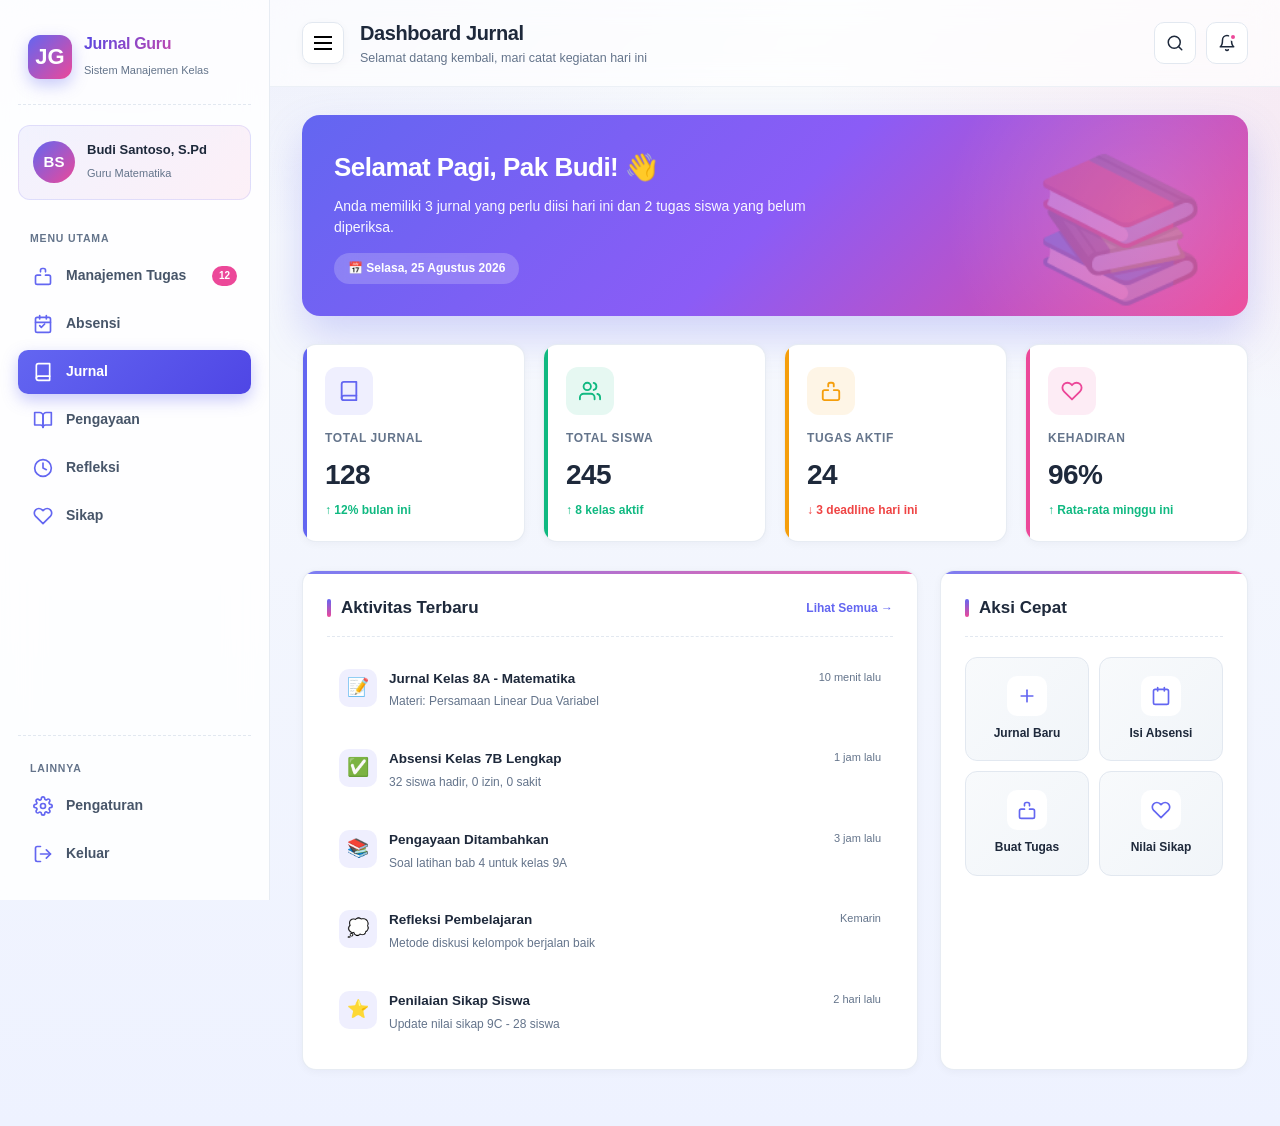
<file: index.html>
<!DOCTYPE html>
<html lang="id">
<head>
<meta charset="UTF-8">
<meta name="viewport" content="width=device-width, initial-scale=1.0">
<title>Dashboard Jurnal Guru</title>
<style>
* {
    margin: 0;
    padding: 0;
    box-sizing: border-box;
}

:root {
    --primary: #6366f1;
    --primary-dark: #4f46e5;
    --primary-light: #818cf8;
    --accent: #ec4899;
    --success: #10b981;
    --warning: #f59e0b;
    --danger: #ef4444;
    --text: #1e293b;
    --text-muted: #64748b;
    --bg: #f1f5f9;
    --border: #e2e8f0;
    --radius: 14px;
    --shadow-sm: 0 2px 8px rgba(15, 23, 42, 0.04);
    --shadow-md: 0 8px 24px rgba(15, 23, 42, 0.08);
    --shadow-lg: 0 20px 40px rgba(15, 23, 42, 0.12);
    --transition: all 0.3s cubic-bezier(0.4, 0, 0.2, 1);
    --sidebar-width: 270px;
}

body {
    font-family: 'Inter', 'Segoe UI', Arial, Helvetica, sans-serif;
    background:
        radial-gradient(1200px 600px at 10% -10%, rgba(99, 102, 241, 0.12), transparent 60%),
        radial-gradient(1000px 500px at 110% 10%, rgba(236, 72, 153, 0.10), transparent 60%),
        linear-gradient(180deg, #f8fafc 0%, #eef2ff 100%);
    color: var(--text);
    min-height: 100vh;
    -webkit-font-smoothing: antialiased;
    line-height: 1.55;
}

::selection {
    background: var(--primary);
    color: #fff;
}

/* ============ LAYOUT ============ */
.layout {
    display: flex;
    min-height: 100vh;
}

/* ============ SIDEBAR ============ */
.sidebar {
    width: var(--sidebar-width);
    background: rgba(255, 255, 255, 0.85);
    backdrop-filter: blur(20px);
    -webkit-backdrop-filter: blur(20px);
    border-right: 1px solid rgba(226, 232, 240, 0.8);
    padding: 24px 18px;
    position: fixed;
    top: 0;
    left: 0;
    height: 100vh;
    overflow-y: auto;
    z-index: 100;
    transition: var(--transition);
    display: flex;
    flex-direction: column;
}

.sidebar-header {
    display: flex;
    align-items: center;
    gap: 12px;
    padding: 8px 10px 22px;
    border-bottom: 1px dashed var(--border);
    margin-bottom: 20px;
}

.sidebar-logo {
    width: 44px;
    height: 44px;
    border-radius: 12px;
    background: linear-gradient(135deg, var(--primary) 0%, var(--accent) 100%);
    display: flex;
    align-items: center;
    justify-content: center;
    color: white;
    font-size: 22px;
    font-weight: 800;
    box-shadow: 0 6px 16px rgba(99, 102, 241, 0.35);
    flex-shrink: 0;
}

.sidebar-brand h3 {
    font-size: 16px;
    font-weight: 800;
    background: linear-gradient(135deg, #4f46e5 0%, #ec4899 100%);
    -webkit-background-clip: text;
    background-clip: text;
    -webkit-text-fill-color: transparent;
    letter-spacing: -0.02em;
}

.sidebar-brand span {
    font-size: 11px;
    color: var(--text-muted);
    font-weight: 500;
}

/* User Card */
.user-card {
    background: linear-gradient(135deg, rgba(99, 102, 241, 0.08) 0%, rgba(236, 72, 153, 0.08) 100%);
    border: 1px solid rgba(99, 102, 241, 0.15);
    border-radius: 12px;
    padding: 14px;
    margin-bottom: 22px;
    display: flex;
    align-items: center;
    gap: 12px;
}

.user-avatar {
    width: 42px;
    height: 42px;
    border-radius: 50%;
    background: linear-gradient(135deg, var(--primary) 0%, var(--accent) 100%);
    color: white;
    display: flex;
    align-items: center;
    justify-content: center;
    font-weight: 700;
    font-size: 15px;
    flex-shrink: 0;
}

.user-info h4 {
    font-size: 13px;
    font-weight: 700;
    color: var(--text);
}

.user-info span {
    font-size: 11px;
    color: var(--text-muted);
}

/* Menu */
.menu-label {
    font-size: 10.5px;
    font-weight: 700;
    color: var(--text-muted);
    text-transform: uppercase;
    letter-spacing: 0.08em;
    padding: 0 12px;
    margin-bottom: 8px;
    margin-top: 8px;
}

.nav-menu {
    list-style: none;
    display: flex;
    flex-direction: column;
    gap: 4px;
    flex: 1;
}

.nav-item a {
    display: flex;
    align-items: center;
    gap: 12px;
    padding: 11px 14px;
    border-radius: 10px;
    text-decoration: none;
    color: #475569;
    font-size: 14px;
    font-weight: 600;
    transition: var(--transition);
    position: relative;
}

.nav-item a:hover {
    background: rgba(99, 102, 241, 0.08);
    color: var(--primary);
    transform: translateX(3px);
}

.nav-item a.active {
    background: linear-gradient(135deg, var(--primary) 0%, var(--primary-dark) 100%);
    color: white;
    box-shadow: 0 6px 16px rgba(99, 102, 241, 0.35);
}

.nav-item a.active .nav-icon {
    color: white;
}

.nav-icon {
    width: 22px;
    height: 22px;
    display: flex;
    align-items: center;
    justify-content: center;
    flex-shrink: 0;
    color: var(--primary);
}

.nav-item a.active .nav-icon {
    color: white;
}

.nav-badge {
    margin-left: auto;
    background: var(--accent);
    color: white;
    font-size: 10px;
    font-weight: 700;
    padding: 2px 7px;
    border-radius: 10px;
}

.nav-item a.active .nav-badge {
    background: rgba(255, 255, 255, 0.25);
}

.sidebar-footer {
    padding-top: 16px;
    border-top: 1px dashed var(--border);
    margin-top: 12px;
}

/* ============ MAIN CONTENT ============ */
.main {
    flex: 1;
    margin-left: var(--sidebar-width);
    transition: var(--transition);
}

/* ============ TOPBAR ============ */
.topbar {
    display: flex;
    justify-content: space-between;
    align-items: center;
    padding: 18px 32px;
    background: rgba(255, 255, 255, 0.7);
    backdrop-filter: blur(14px);
    -webkit-backdrop-filter: blur(14px);
    border-bottom: 1px solid rgba(226, 232, 240, 0.6);
    position: sticky;
    top: 0;
    z-index: 50;
}

.burger {
    width: 42px;
    height: 42px;
    border-radius: 10px;
    background: white;
    border: 1px solid var(--border);
    cursor: pointer;
    display: flex;
    align-items: center;
    justify-content: center;
    transition: var(--transition);
    box-shadow: var(--shadow-sm);
}

.burger:hover {
    background: var(--primary);
    color: white;
    transform: translateY(-1px);
}

.burger span {
    display: block;
    width: 18px;
    height: 2px;
    background: currentColor;
    position: relative;
    transition: var(--transition);
}

.burger span::before,
.burger span::after {
    content: "";
    position: absolute;
    width: 18px;
    height: 2px;
    background: currentColor;
    left: 0;
    transition: var(--transition);
}

.burger span::before { top: -6px; }
.burger span::after { top: 6px; }

.topbar-title h2 {
    font-size: 20px;
    font-weight: 800;
    letter-spacing: -0.02em;
}

.topbar-title p {
    font-size: 12.5px;
    color: var(--text-muted);
}

.topbar-actions {
    display: flex;
    align-items: center;
    gap: 10px;
}

.icon-btn {
    width: 42px;
    height: 42px;
    border-radius: 10px;
    background: white;
    border: 1px solid var(--border);
    cursor: pointer;
    display: flex;
    align-items: center;
    justify-content: center;
    transition: var(--transition);
    position: relative;
    color: var(--text);
}

.icon-btn:hover {
    background: var(--primary);
    color: white;
    transform: translateY(-1px);
}

.icon-btn .dot {
    position: absolute;
    top: 10px;
    right: 10px;
    width: 8px;
    height: 8px;
    background: var(--accent);
    border-radius: 50%;
    border: 2px solid white;
}

/* ============ CONTENT ============ */
.content {
    padding: 28px 32px;
}

/* Welcome Banner */
.welcome-banner {
    background: linear-gradient(135deg, #6366f1 0%, #8b5cf6 50%, #ec4899 100%);
    border-radius: 18px;
    padding: 32px;
    color: white;
    position: relative;
    overflow: hidden;
    margin-bottom: 28px;
    box-shadow: 0 20px 40px rgba(99, 102, 241, 0.25);
}

.welcome-banner::before {
    content: "";
    position: absolute;
    top: -50%;
    right: -10%;
    width: 400px;
    height: 400px;
    background: radial-gradient(circle, rgba(255,255,255,0.15) 0%, transparent 70%);
    border-radius: 50%;
}

.welcome-banner::after {
    content: "📚";
    position: absolute;
    right: 40px;
    bottom: -20px;
    font-size: 140px;
    opacity: 0.2;
}

.welcome-banner h1 {
    font-size: 26px;
    font-weight: 800;
    margin-bottom: 8px;
    letter-spacing: -0.02em;
    position: relative;
    z-index: 1;
}

.welcome-banner p {
    font-size: 14px;
    opacity: 0.95;
    max-width: 500px;
    position: relative;
    z-index: 1;
}

.welcome-banner .date {
    display: inline-block;
    margin-top: 14px;
    padding: 6px 14px;
    background: rgba(255, 255, 255, 0.2);
    backdrop-filter: blur(10px);
    border-radius: 20px;
    font-size: 12px;
    font-weight: 600;
    position: relative;
    z-index: 1;
}

/* Stats Grid */
.stats-grid {
    display: grid;
    grid-template-columns: repeat(auto-fit, minmax(220px, 1fr));
    gap: 18px;
    margin-bottom: 28px;
}

.stat-card {
    background: white;
    border-radius: var(--radius);
    padding: 22px;
    border: 1px solid rgba(226, 232, 240, 0.8);
    box-shadow: var(--shadow-sm);
    transition: var(--transition);
    position: relative;
    overflow: hidden;
}

.stat-card:hover {
    transform: translateY(-4px);
    box-shadow: var(--shadow-md);
}

.stat-card::before {
    content: "";
    position: absolute;
    top: 0;
    left: 0;
    width: 4px;
    height: 100%;
    background: var(--stat-color, var(--primary));
}

.stat-icon {
    width: 48px;
    height: 48px;
    border-radius: 12px;
    background: var(--stat-bg, rgba(99, 102, 241, 0.1));
    color: var(--stat-color, var(--primary));
    display: flex;
    align-items: center;
    justify-content: center;
    margin-bottom: 14px;
}

.stat-label {
    font-size: 12px;
    color: var(--text-muted);
    font-weight: 600;
    text-transform: uppercase;
    letter-spacing: 0.05em;
    margin-bottom: 6px;
}

.stat-value {
    font-size: 28px;
    font-weight: 800;
    letter-spacing: -0.02em;
    margin-bottom: 4px;
}

.stat-change {
    font-size: 12px;
    font-weight: 600;
    color: var(--success);
}

.stat-change.down { color: var(--danger); }

/* Cards Grid */
.cards-grid {
    display: grid;
    grid-template-columns: 2fr 1fr;
    gap: 22px;
    margin-bottom: 28px;
}

.card {
    background: white;
    border-radius: var(--radius);
    padding: 24px;
    border: 1px solid rgba(226, 232, 240, 0.8);
    box-shadow: var(--shadow-sm);
    position: relative;
    overflow: hidden;
}

.card::before {
    content: "";
    position: absolute;
    top: 0;
    left: 0;
    right: 0;
    height: 3px;
    background: linear-gradient(90deg, var(--primary), var(--accent));
    opacity: 0.85;
}

.card-header {
    display: flex;
    justify-content: space-between;
    align-items: center;
    margin-bottom: 20px;
    padding-bottom: 14px;
    border-bottom: 1px dashed var(--border);
}

.card-header h3 {
    font-size: 17px;
    font-weight: 700;
    padding-left: 14px;
    position: relative;
}

.card-header h3::before {
    content: "";
    position: absolute;
    left: 0;
    top: 50%;
    transform: translateY(-50%);
    width: 4px;
    height: 18px;
    border-radius: 3px;
    background: linear-gradient(180deg, var(--primary), var(--accent));
}

.card-header a {
    font-size: 12px;
    color: var(--primary);
    text-decoration: none;
    font-weight: 600;
}

/* Activity List */
.activity-list {
    list-style: none;
    display: flex;
    flex-direction: column;
    gap: 14px;
}

.activity-item {
    display: flex;
    gap: 12px;
    padding: 12px;
    border-radius: 10px;
    transition: var(--transition);
}

.activity-item:hover {
    background: #f8fafc;
}

.activity-dot {
    width: 38px;
    height: 38px;
    border-radius: 10px;
    background: rgba(99, 102, 241, 0.1);
    color: var(--primary);
    display: flex;
    align-items: center;
    justify-content: center;
    flex-shrink: 0;
    font-size: 18px;
}

.activity-content h4 {
    font-size: 13.5px;
    font-weight: 700;
    margin-bottom: 3px;
}

.activity-content p {
    font-size: 12px;
    color: var(--text-muted);
}

.activity-time {
    margin-left: auto;
    font-size: 11px;
    color: var(--text-muted);
    white-space: nowrap;
}

/* Quick Actions */
.quick-actions {
    display: grid;
    grid-template-columns: 1fr 1fr;
    gap: 10px;
}

.quick-btn {
    display: flex;
    flex-direction: column;
    align-items: center;
    gap: 8px;
    padding: 18px 10px;
    background: linear-gradient(135deg, #f8fafc 0%, #f1f5f9 100%);
    border: 1px solid var(--border);
    border-radius: 12px;
    text-decoration: none;
    color: var(--text);
    transition: var(--transition);
    cursor: pointer;
}

.quick-btn:hover {
    background: linear-gradient(135deg, var(--primary) 0%, var(--primary-dark) 100%);
    color: white;
    transform: translateY(-3px);
    box-shadow: 0 8px 20px rgba(99, 102, 241, 0.3);
    border-color: transparent;
}

.quick-btn-icon {
    width: 40px;
    height: 40px;
    border-radius: 10px;
    background: white;
    color: var(--primary);
    display: flex;
    align-items: center;
    justify-content: center;
    transition: var(--transition);
}

.quick-btn:hover .quick-btn-icon {
    background: rgba(255, 255, 255, 0.2);
    color: white;
}

.quick-btn span {
    font-size: 12px;
    font-weight: 600;
    text-align: center;
}

/* ============ OVERLAY ============ */
.overlay {
    position: fixed;
    top: 0;
    left: 0;
    width: 100%;
    height: 100%;
    background: rgba(15, 23, 42, 0.4);
    backdrop-filter: blur(4px);
    z-index: 90;
    opacity: 0;
    visibility: hidden;
    transition: var(--transition);
}

.overlay.active {
    opacity: 1;
    visibility: visible;
}

/* ============ RESPONSIVE ============ */
@media (max-width: 992px) {
    .cards-grid {
        grid-template-columns: 1fr;
    }
}

@media (max-width: 768px) {
    .sidebar {
        transform: translateX(-100%);
        box-shadow: var(--shadow-lg);
    }

    .sidebar.active {
        transform: translateX(0);
    }

    .main {
        margin-left: 0;
    }

    .topbar {
        padding: 14px 18px;
    }

    .content {
        padding: 20px 18px;
    }

    .welcome-banner {
        padding: 24px;
    }

    .welcome-banner h1 {
        font-size: 20px;
    }

    .welcome-banner::after {
        font-size: 90px;
        right: 10px;
    }

    .topbar-title h2 {
        font-size: 16px;
    }

    .topbar-title p {
        display: none;
    }
}

/* Scrollbar */
::-webkit-scrollbar {
    width: 8px;
    height: 8px;
}

::-webkit-scrollbar-track {
    background: #f1f5f9;
}

::-webkit-scrollbar-thumb {
    background: linear-gradient(180deg, #c7d2fe, #a5b4fc);
    border-radius: 10px;
}

::-webkit-scrollbar-thumb:hover {
    background: linear-gradient(180deg, #a5b4fc, #818cf8);
}
</style>
</head>
<body>

<div class="layout">

    <!-- ============ SIDEBAR ============ -->
    <aside class="sidebar" id="sidebar">
        <div class="sidebar-header">
            <div class="sidebar-logo">JG</div>
            <div class="sidebar-brand">
                <h3>Jurnal Guru</h3>
                <span>Sistem Manajemen Kelas</span>
            </div>
        </div>

        <div class="user-card">
            <div class="user-avatar">BS</div>
            <div class="user-info">
                <h4>Budi Santoso, S.Pd</h4>
                <span>Guru Matematika</span>
            </div>
        </div>

        <div class="menu-label">Menu Utama</div>
        <ul class="nav-menu">
            <li class="nav-item">
                <a href="index2.html">
                    <span class="nav-icon">
                        <svg width="20" height="20" viewBox="0 0 24 24" fill="none" stroke="currentColor" stroke-width="2" stroke-linecap="round" stroke-linejoin="round">
                            <path d="M9 11H5a2 2 0 0 0-2 2v7a2 2 0 0 0 2 2h14a2 2 0 0 0 2-2v-7a2 2 0 0 0-2-2h-4"></path>
                            <path d="M9 7V5a2 2 0 0 1 2-2h2a2 2 0 0 1 2 2v2"></path>
                        </svg>
                    </span>
                    Manajemen Tugas
                    <span class="nav-badge">12</span>
                </a>
            </li>
            <li class="nav-item">
                <a href="absensi.html">
                    <span class="nav-icon">
                        <svg width="20" height="20" viewBox="0 0 24 24" fill="none" stroke="currentColor" stroke-width="2" stroke-linecap="round" stroke-linejoin="round">
                            <rect x="3" y="4" width="18" height="18" rx="2" ry="2"></rect>
                            <line x1="16" y1="2" x2="16" y2="6"></line>
                            <line x1="8" y1="2" x2="8" y2="6"></line>
                            <line x1="3" y1="10" x2="21" y2="10"></line>
                            <path d="M8 14l2 2 4-4"></path>
                        </svg>
                    </span>
                    Absensi
                </a>
            </li>
            <li class="nav-item">
                <a href="jurnal.html" class="active">
                    <span class="nav-icon">
                        <svg width="20" height="20" viewBox="0 0 24 24" fill="none" stroke="currentColor" stroke-width="2" stroke-linecap="round" stroke-linejoin="round">
                            <path d="M4 19.5A2.5 2.5 0 0 1 6.5 17H20"></path>
                            <path d="M6.5 2H20v20H6.5A2.5 2.5 0 0 1 4 19.5v-15A2.5 2.5 0 0 1 6.5 2z"></path>
                        </svg>
                    </span>
                    Jurnal
                </a>
            </li>
            <li class="nav-item">
                <a href="pengayaan.html">
                    <span class="nav-icon">
                        <svg width="20" height="20" viewBox="0 0 24 24" fill="none" stroke="currentColor" stroke-width="2" stroke-linecap="round" stroke-linejoin="round">
                            <path d="M2 3h6a4 4 0 0 1 4 4v14a3 3 0 0 0-3-3H2z"></path>
                            <path d="M22 3h-6a4 4 0 0 0-4 4v14a3 3 0 0 1 3-3h7z"></path>
                        </svg>
                    </span>
                    Pengayaan
                </a>
            </li>
            <li class="nav-item">
                <a href="refleksi.html">
                    <span class="nav-icon">
                        <svg width="20" height="20" viewBox="0 0 24 24" fill="none" stroke="currentColor" stroke-width="2" stroke-linecap="round" stroke-linejoin="round">
                            <circle cx="12" cy="12" r="10"></circle>
                            <path d="M12 6v6l4 2"></path>
                        </svg>
                    </span>
                    Refleksi
                </a>
            </li>
            <li class="nav-item">
                <a href="sikap.html">
                    <span class="nav-icon">
                        <svg width="20" height="20" viewBox="0 0 24 24" fill="none" stroke="currentColor" stroke-width="2" stroke-linecap="round" stroke-linejoin="round">
                            <path d="M20.84 4.61a5.5 5.5 0 0 0-7.78 0L12 5.67l-1.06-1.06a5.5 5.5 0 0 0-7.78 7.78l1.06 1.06L12 21.23l7.78-7.78 1.06-1.06a5.5 5.5 0 0 0 0-7.78z"></path>
                        </svg>
                    </span>
                    Sikap
                </a>
            </li>
        </ul>

        <div class="sidebar-footer">
            <div class="menu-label">Lainnya</div>
            <ul class="nav-menu">
                <li class="nav-item">
                    <a href="#">
                        <span class="nav-icon">
                            <svg width="20" height="20" viewBox="0 0 24 24" fill="none" stroke="currentColor" stroke-width="2" stroke-linecap="round" stroke-linejoin="round">
                                <circle cx="12" cy="12" r="3"></circle>
                                <path d="M19.4 15a1.65 1.65 0 0 0 .33 1.82l.06.06a2 2 0 0 1 0 2.83 2 2 0 0 1-2.83 0l-.06-.06a1.65 1.65 0 0 0-1.82-.33 1.65 1.65 0 0 0-1 1.51V21a2 2 0 0 1-2 2 2 2 0 0 1-2-2v-.09A1.65 1.65 0 0 0 9 19.4a1.65 1.65 0 0 0-1.82.33l-.06.06a2 2 0 0 1-2.83 0 2 2 0 0 1 0-2.83l.06-.06a1.65 1.65 0 0 0 .33-1.82 1.65 1.65 0 0 0-1.51-1H3a2 2 0 0 1-2-2 2 2 0 0 1 2-2h.09A1.65 1.65 0 0 0 4.6 9a1.65 1.65 0 0 0-.33-1.82l-.06-.06a2 2 0 0 1 0-2.83 2 2 0 0 1 2.83 0l.06.06a1.65 1.65 0 0 0 1.82.33H9a1.65 1.65 0 0 0 1-1.51V3a2 2 0 0 1 2-2 2 2 0 0 1 2 2v.09a1.65 1.65 0 0 0 1 1.51 1.65 1.65 0 0 0 1.82-.33l.06-.06a2 2 0 0 1 2.83 0 2 2 0 0 1 0 2.83l-.06.06a1.65 1.65 0 0 0-.33 1.82V9a1.65 1.65 0 0 0 1.51 1H21a2 2 0 0 1 2 2 2 2 0 0 1-2 2h-.09a1.65 1.65 0 0 0-1.51 1z"></path>
                            </svg>
                        </span>
                        Pengaturan
                    </a>
                </li>
                <li class="nav-item">
                    <a href="#">
                        <span class="nav-icon">
                            <svg width="20" height="20" viewBox="0 0 24 24" fill="none" stroke="currentColor" stroke-width="2" stroke-linecap="round" stroke-linejoin="round">
                                <path d="M9 21H5a2 2 0 0 1-2-2V5a2 2 0 0 1 2-2h4"></path>
                                <polyline points="16 17 21 12 16 7"></polyline>
                                <line x1="21" y1="12" x2="9" y2="12"></line>
                            </svg>
                        </span>
                        Keluar
                    </a>
                </li>
            </ul>
        </div>
    </aside>

    <!-- ============ OVERLAY ============ -->
    <div class="overlay" id="overlay"></div>

    <!-- ============ MAIN ============ -->
    <div class="main">

        <!-- TOPBAR -->
        <div class="topbar">
            <div style="display: flex; align-items: center; gap: 16px;">
                <button class="burger" id="burgerBtn" aria-label="Toggle menu">
                    <span></span>
                </button>
                <div class="topbar-title">
                    <h2>Dashboard Jurnal</h2>
                    <p>Selamat datang kembali, mari catat kegiatan hari ini</p>
                </div>
            </div>
            <div class="topbar-actions">
                <button class="icon-btn" aria-label="Pencarian">
                    <svg width="18" height="18" viewBox="0 0 24 24" fill="none" stroke="currentColor" stroke-width="2" stroke-linecap="round" stroke-linejoin="round">
                        <circle cx="11" cy="11" r="8"></circle>
                        <line x1="21" y1="21" x2="16.65" y2="16.65"></line>
                    </svg>
                </button>
                <button class="icon-btn" aria-label="Notifikasi">
                    <svg width="18" height="18" viewBox="0 0 24 24" fill="none" stroke="currentColor" stroke-width="2" stroke-linecap="round" stroke-linejoin="round">
                        <path d="M18 8A6 6 0 0 0 6 8c0 7-3 9-3 9h18s-3-2-3-9"></path>
                        <path d="M13.73 21a2 2 0 0 1-3.46 0"></path>
                    </svg>
                    <span class="dot"></span>
                </button>
            </div>
        </div>

        <!-- CONTENT -->
        <div class="content">

            <!-- Welcome Banner -->
            <div class="welcome-banner">
                <h1>Selamat Pagi, Pak Budi! 👋</h1>
                <p>Anda memiliki 3 jurnal yang perlu diisi hari ini dan 2 tugas siswa yang belum diperiksa.</p>
                <span class="date">📅 Selasa, 25 Agustus 2026</span>
            </div>

            <!-- Stats -->
            <div class="stats-grid">
                <div class="stat-card" style="--stat-color: #6366f1; --stat-bg: rgba(99, 102, 241, 0.1);">
                    <div class="stat-icon">
                        <svg width="22" height="22" viewBox="0 0 24 24" fill="none" stroke="currentColor" stroke-width="2" stroke-linecap="round" stroke-linejoin="round">
                            <path d="M4 19.5A2.5 2.5 0 0 1 6.5 17H20"></path>
                            <path d="M6.5 2H20v20H6.5A2.5 2.5 0 0 1 4 19.5v-15A2.5 2.5 0 0 1 6.5 2z"></path>
                        </svg>
                    </div>
                    <div class="stat-label">Total Jurnal</div>
                    <div class="stat-value">128</div>
                    <div class="stat-change">↑ 12% bulan ini</div>
                </div>

                <div class="stat-card" style="--stat-color: #10b981; --stat-bg: rgba(16, 185, 129, 0.1);">
                    <div class="stat-icon">
                        <svg width="22" height="22" viewBox="0 0 24 24" fill="none" stroke="currentColor" stroke-width="2" stroke-linecap="round" stroke-linejoin="round">
                            <path d="M17 21v-2a4 4 0 0 0-4-4H5a4 4 0 0 0-4 4v2"></path>
                            <circle cx="9" cy="7" r="4"></circle>
                            <path d="M23 21v-2a4 4 0 0 0-3-3.87"></path>
                            <path d="M16 3.13a4 4 0 0 1 0 7.75"></path>
                        </svg>
                    </div>
                    <div class="stat-label">Total Siswa</div>
                    <div class="stat-value">245</div>
                    <div class="stat-change">↑ 8 kelas aktif</div>
                </div>

                <div class="stat-card" style="--stat-color: #f59e0b; --stat-bg: rgba(245, 158, 11, 0.1);">
                    <div class="stat-icon">
                        <svg width="22" height="22" viewBox="0 0 24 24" fill="none" stroke="currentColor" stroke-width="2" stroke-linecap="round" stroke-linejoin="round">
                            <path d="M9 11H5a2 2 0 0 0-2 2v7a2 2 0 0 0 2 2h14a2 2 0 0 0 2-2v-7a2 2 0 0 0-2-2h-4"></path>
                            <path d="M9 7V5a2 2 0 0 1 2-2h2a2 2 0 0 1 2 2v2"></path>
                        </svg>
                    </div>
                    <div class="stat-label">Tugas Aktif</div>
                    <div class="stat-value">24</div>
                    <div class="stat-change down">↓ 3 deadline hari ini</div>
                </div>

                <div class="stat-card" style="--stat-color: #ec4899; --stat-bg: rgba(236, 72, 153, 0.1);">
                    <div class="stat-icon">
                        <svg width="22" height="22" viewBox="0 0 24 24" fill="none" stroke="currentColor" stroke-width="2" stroke-linecap="round" stroke-linejoin="round">
                            <path d="M20.84 4.61a5.5 5.5 0 0 0-7.78 0L12 5.67l-1.06-1.06a5.5 5.5 0 0 0-7.78 7.78l1.06 1.06L12 21.23l7.78-7.78 1.06-1.06a5.5 5.5 0 0 0 0-7.78z"></path>
                        </svg>
                    </div>
                    <div class="stat-label">Kehadiran</div>
                    <div class="stat-value">96%</div>
                    <div class="stat-change">↑ Rata-rata minggu ini</div>
                </div>
            </div>

            <!-- Cards Grid -->
            <div class="cards-grid">

                <!-- Activity -->
                <div class="card">
                    <div class="card-header">
                        <h3>Aktivitas Terbaru</h3>
                        <a href="#">Lihat Semua →</a>
                    </div>
                    <ul class="activity-list">
                        <li class="activity-item">
                            <div class="activity-dot">📝</div>
                            <div class="activity-content">
                                <h4>Jurnal Kelas 8A - Matematika</h4>
                                <p>Materi: Persamaan Linear Dua Variabel</p>
                            </div>
                            <span class="activity-time">10 menit lalu</span>
                        </li>
                        <li class="activity-item">
                            <div class="activity-dot">✅</div>
                            <div class="activity-content">
                                <h4>Absensi Kelas 7B Lengkap</h4>
                                <p>32 siswa hadir, 0 izin, 0 sakit</p>
                            </div>
                            <span class="activity-time">1 jam lalu</span>
                        </li>
                        <li class="activity-item">
                            <div class="activity-dot">📚</div>
                            <div class="activity-content">
                                <h4>Pengayaan Ditambahkan</h4>
                                <p>Soal latihan bab 4 untuk kelas 9A</p>
                            </div>
                            <span class="activity-time">3 jam lalu</span>
                        </li>
                        <li class="activity-item">
                            <div class="activity-dot">💭</div>
                            <div class="activity-content">
                                <h4>Refleksi Pembelajaran</h4>
                                <p>Metode diskusi kelompok berjalan baik</p>
                            </div>
                            <span class="activity-time">Kemarin</span>
                        </li>
                        <li class="activity-item">
                            <div class="activity-dot">⭐</div>
                            <div class="activity-content">
                                <h4>Penilaian Sikap Siswa</h4>
                                <p>Update nilai sikap 9C - 28 siswa</p>
                            </div>
                            <span class="activity-time">2 hari lalu</span>
                        </li>
                    </ul>
                </div>

                <!-- Quick Actions -->
                <div class="card">
                    <div class="card-header">
                        <h3>Aksi Cepat</h3>
                    </div>
                    <div class="quick-actions">
                        <a href="jurnal.html" class="quick-btn">
                            <div class="quick-btn-icon">
                                <svg width="20" height="20" viewBox="0 0 24 24" fill="none" stroke="currentColor" stroke-width="2" stroke-linecap="round" stroke-linejoin="round">
                                    <line x1="12" y1="5" x2="12" y2="19"></line>
                                    <line x1="5" y1="12" x2="19" y2="12"></line>
                                </svg>
                            </div>
                            <span>Jurnal Baru</span>
                        </a>
                        <a href="absensi.html" class="quick-btn">
                            <div class="quick-btn-icon">
                                <svg width="20" height="20" viewBox="0 0 24 24" fill="none" stroke="currentColor" stroke-width="2" stroke-linecap="round" stroke-linejoin="round">
                                    <rect x="3" y="4" width="18" height="18" rx="2" ry="2"></rect>
                                    <line x1="16" y1="2" x2="16" y2="6"></line>
                                    <line x1="8" y1="2" x2="8" y2="6"></line>
                                </svg>
                            </div>
                            <span>Isi Absensi</span>
                        </a>
                        <a href="index2.html" class="quick-btn">
                            <div class="quick-btn-icon">
                                <svg width="20" height="20" viewBox="0 0 24 24" fill="none" stroke="currentColor" stroke-width="2" stroke-linecap="round" stroke-linejoin="round">
                                    <path d="M9 11H5a2 2 0 0 0-2 2v7a2 2 0 0 0 2 2h14a2 2 0 0 0 2-2v-7a2 2 0 0 0-2-2h-4"></path>
                                    <path d="M9 7V5a2 2 0 0 1 2-2h2a2 2 0 0 1 2 2v2"></path>
                                </svg>
                            </div>
                            <span>Buat Tugas</span>
                        </a>
                        <a href="sikap.html" class="quick-btn">
                            <div class="quick-btn-icon">
                                <svg width="20" height="20" viewBox="0 0 24 24" fill="none" stroke="currentColor" stroke-width="2" stroke-linecap="round" stroke-linejoin="round">
                                    <path d="M20.84 4.61a5.5 5.5 0 0 0-7.78 0L12 5.67l-1.06-1.06a5.5 5.5 0 0 0-7.78 7.78l1.06 1.06L12 21.23l7.78-7.78 1.06-1.06a5.5 5.5 0 0 0 0-7.78z"></path>
                                </svg>
                            </div>
                            <span>Nilai Sikap</span>
                        </a>
                    </div>
                </div>

            </div>

        </div>
    </div>
</div>

<script>
    // Toggle sidebar
    const burger = document.getElementById('burgerBtn');
    const sidebar = document.getElementById('sidebar');
    const overlay = document.getElementById('overlay');

    burger.addEventListener('click', () => {
        sidebar.classList.toggle('active');
        overlay.classList.toggle('active');
    });

    overlay.addEventListener('click', () => {
        sidebar.classList.remove('active');
        overlay.classList.remove('active');
    });

    // Close sidebar saat klik menu di mobile
    document.querySelectorAll('.nav-item a').forEach(link => {
        link.addEventListener('click', () => {
            if (window.innerWidth <= 768) {
                sidebar.classList.remove('active');
                overlay.classList.remove('active');
            }
        });
    });
</script>

</body>
</html>
</file>
